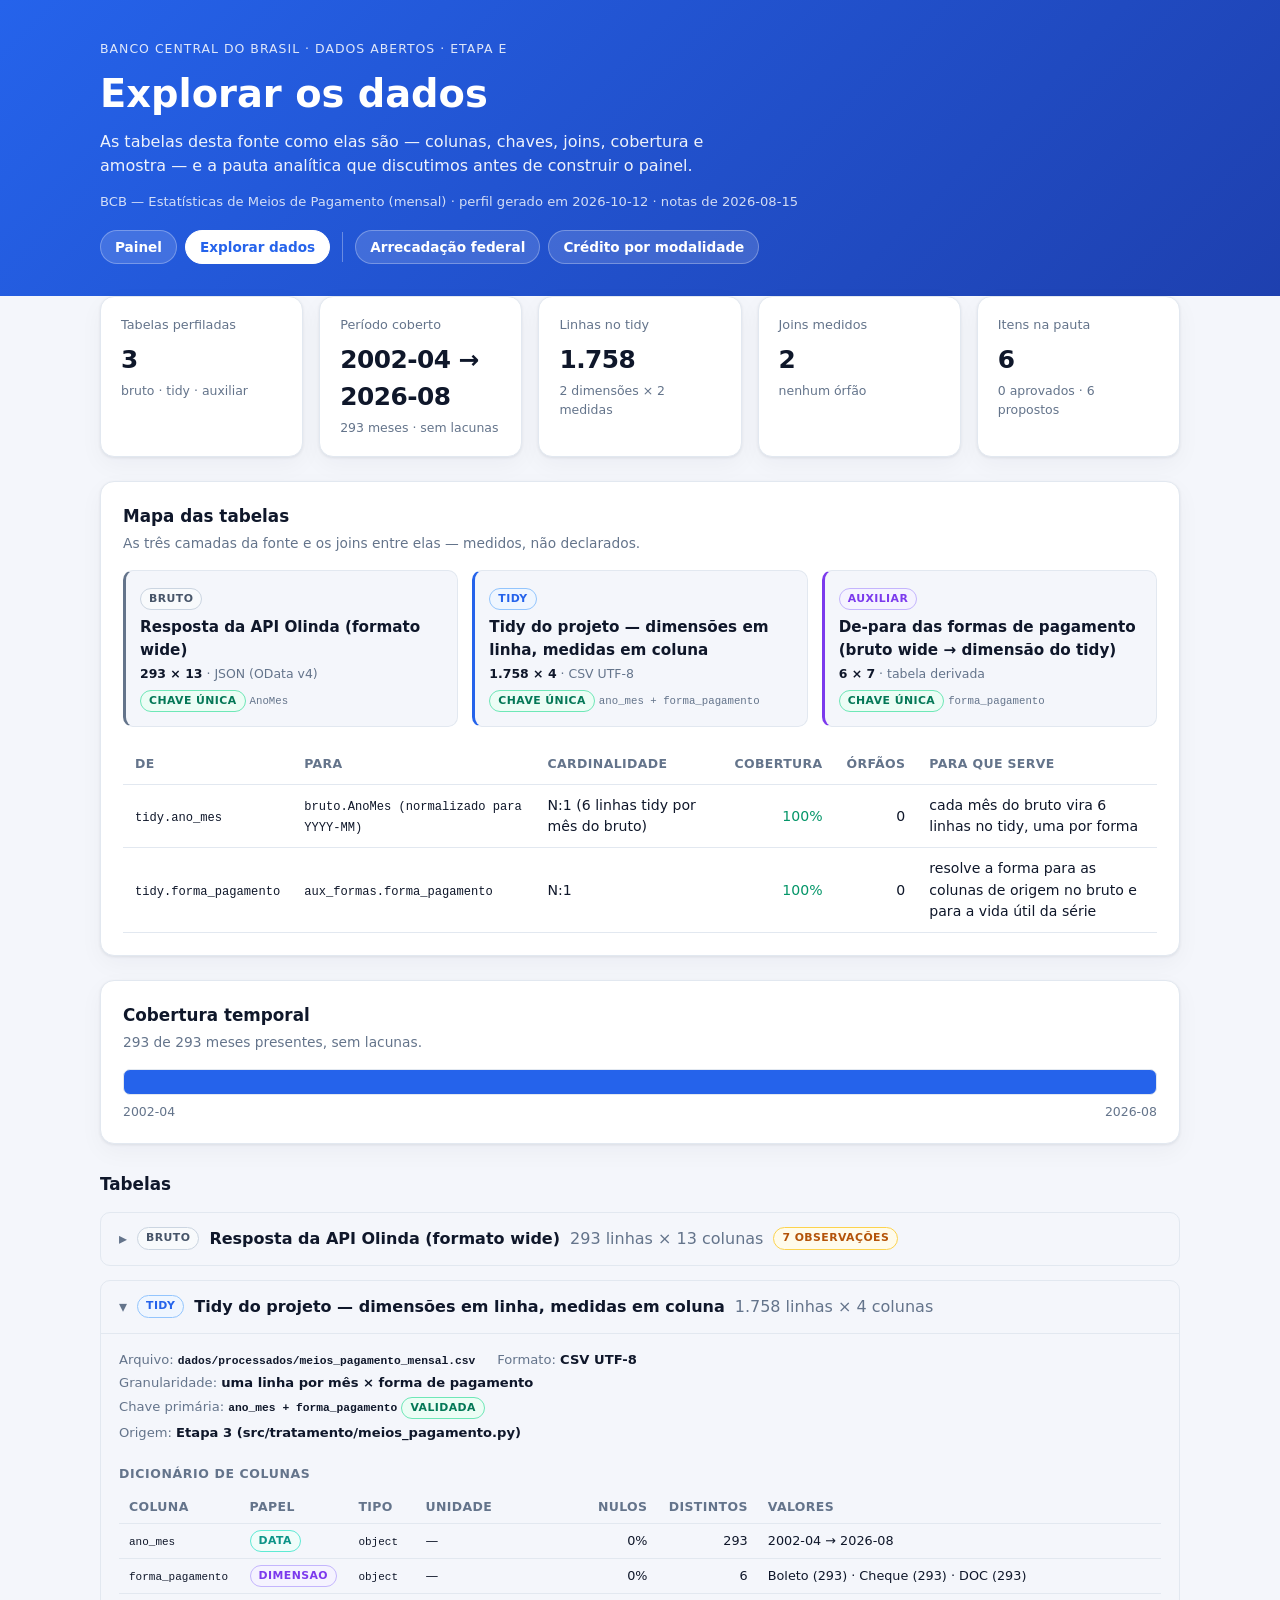
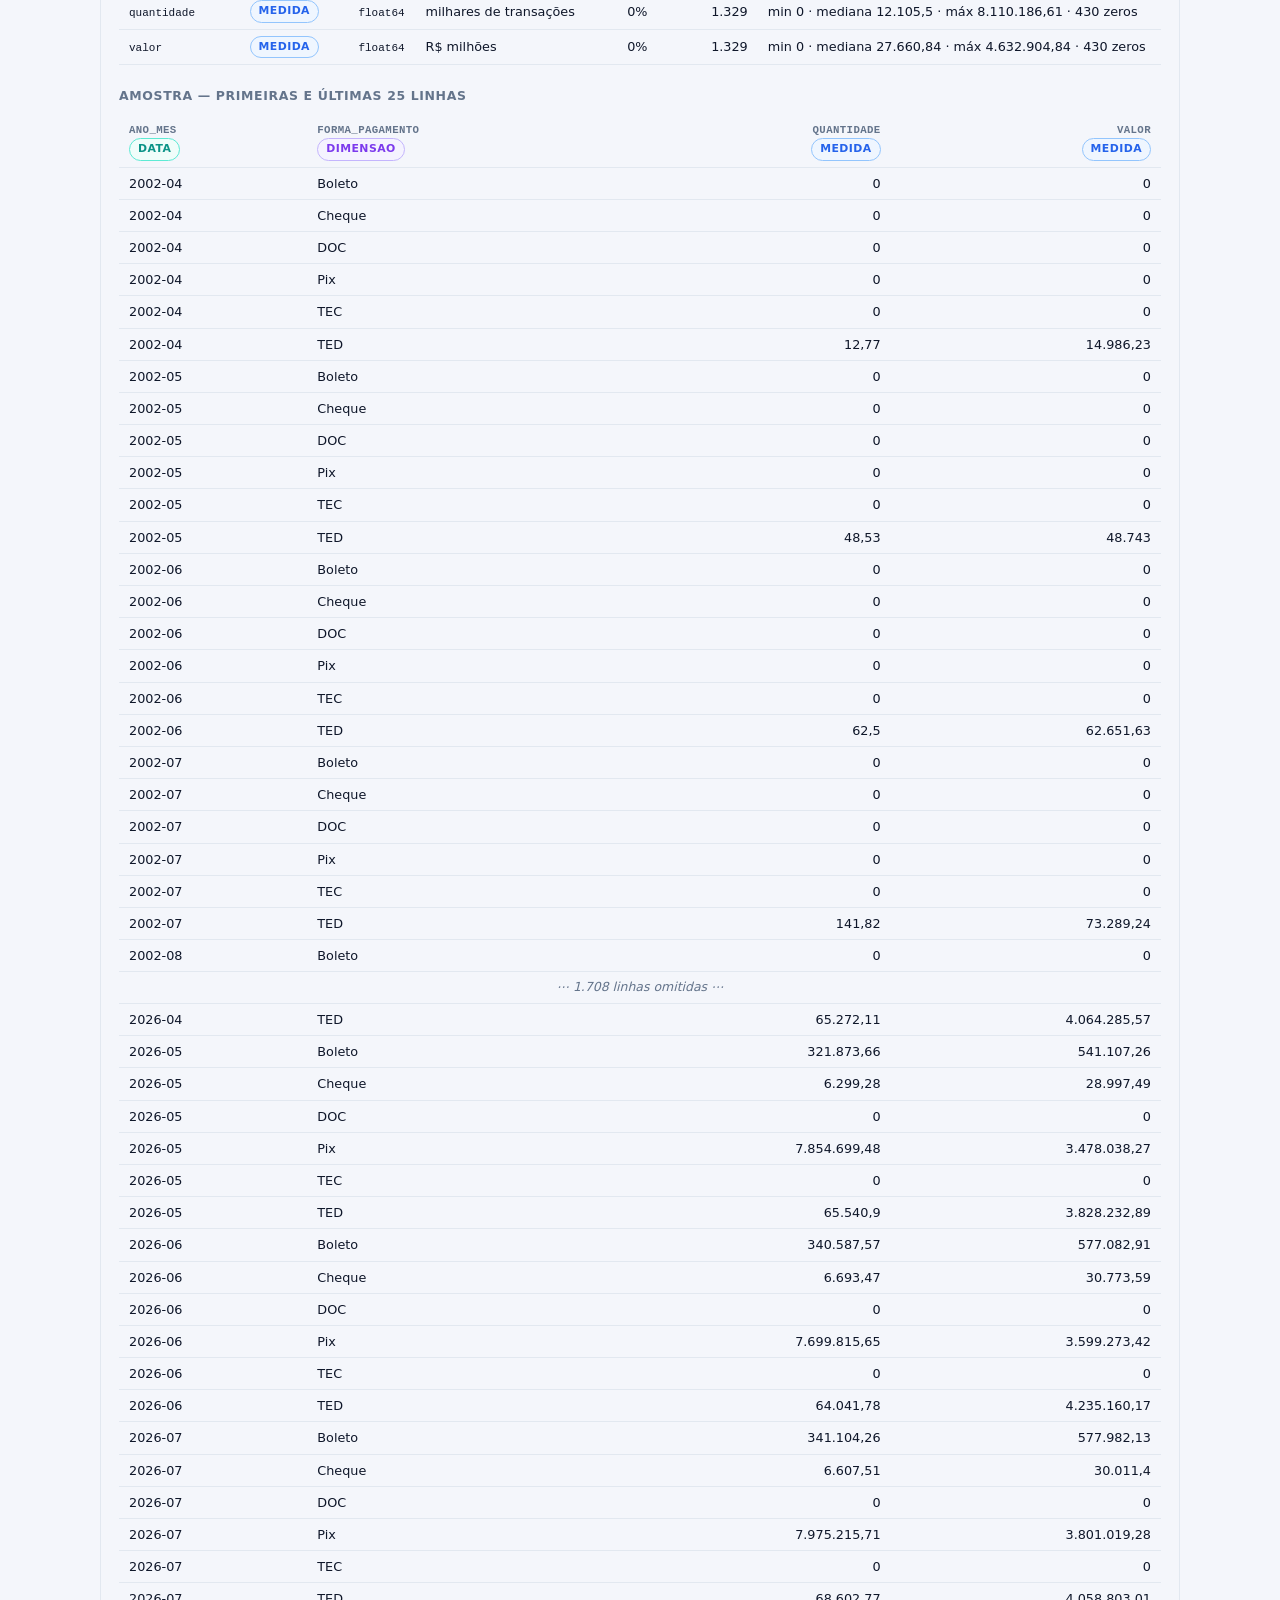
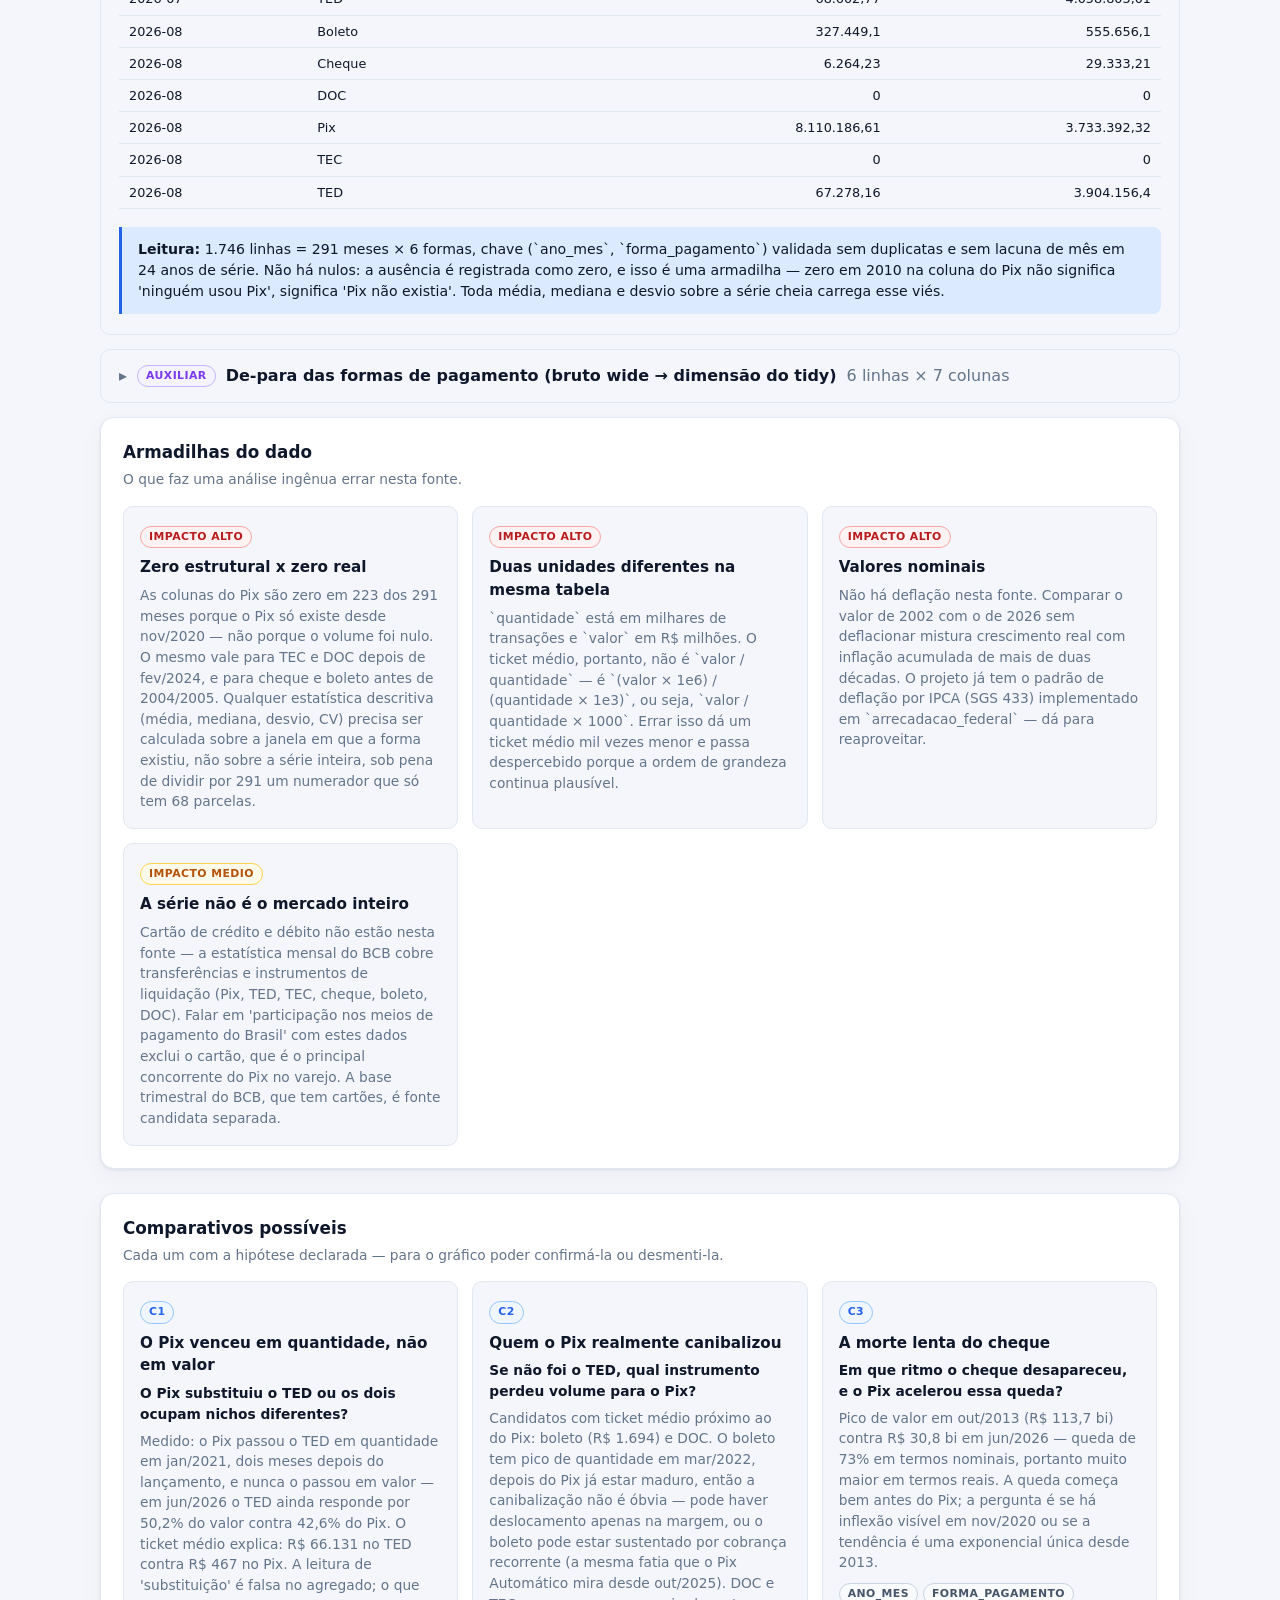
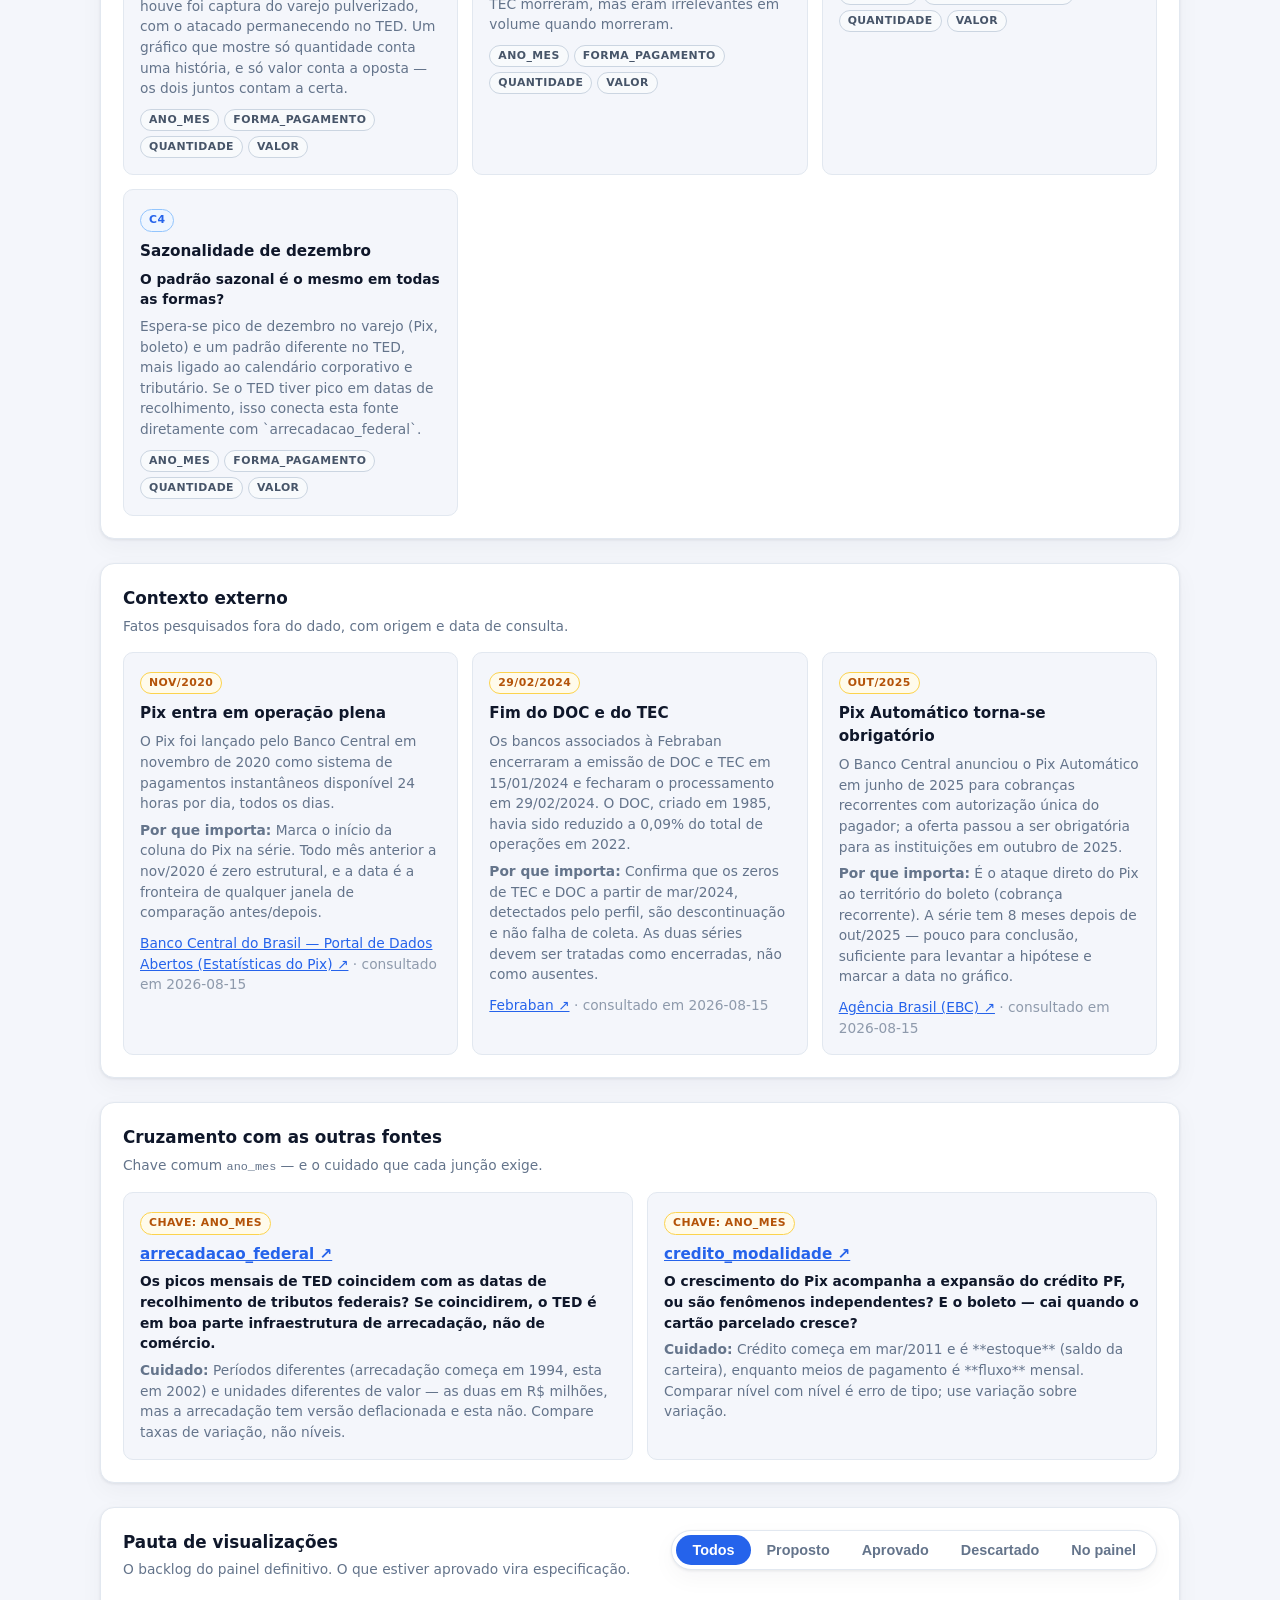
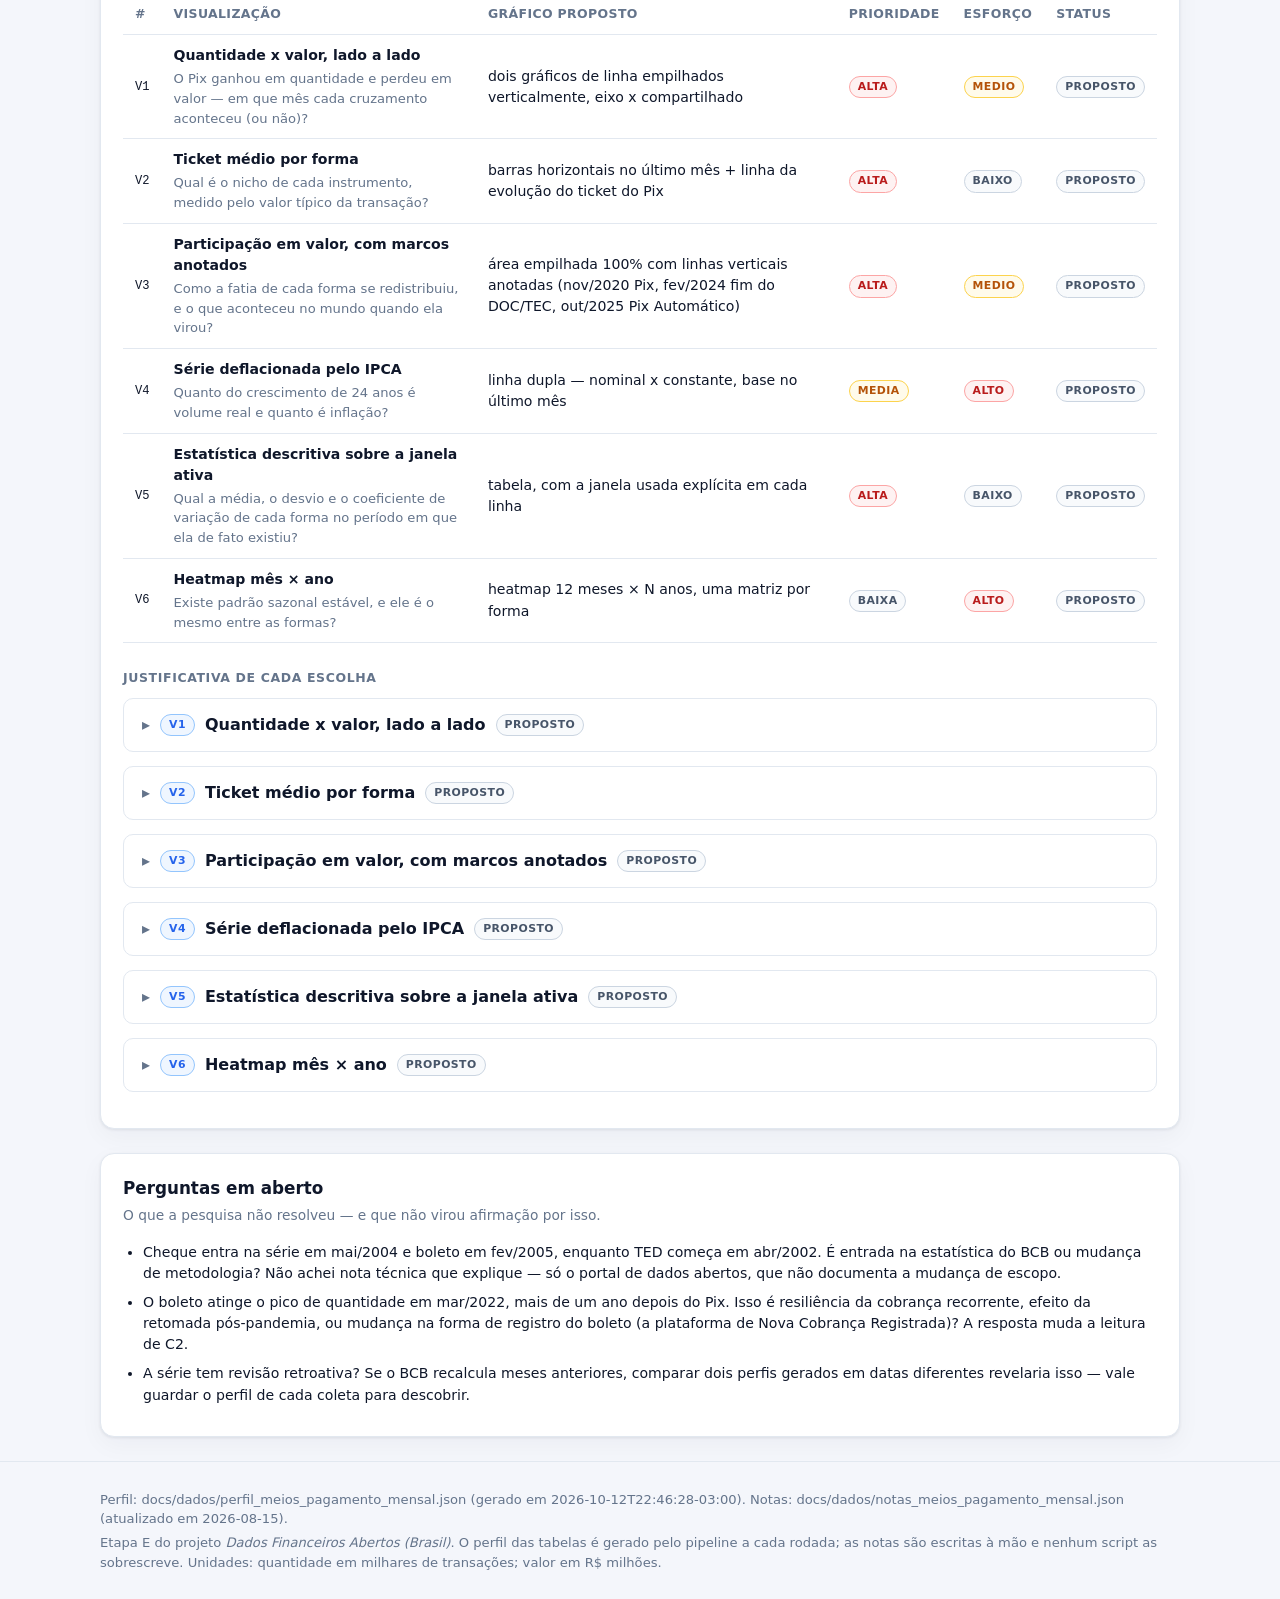
<file: docs/explorar.html>
<!DOCTYPE html>
<html lang="pt-BR">
<head>
  <meta charset="UTF-8" />
  <meta name="viewport" content="width=device-width, initial-scale=1.0" />
  <title>Meios de Pagamento — Explorar os dados</title>
  <link rel="stylesheet" href="css/estilo.css?v=7cbbf1c8" />
  <script>window.goatcounter = { path: (p) => "/fonte-meios-pagamento" + p };</script>
  <script data-goatcounter="https://gfvdata.goatcounter.com/count" async src="//gc.zgo.at/count.js"></script>
</head>
<body data-slug="meios_pagamento_mensal">
  <header class="cabecalho">
    <div class="conteiner">
      <p class="sobrelinha">Banco Central do Brasil · Dados Abertos · Etapa E</p>
      <h1>Explorar os dados</h1>
      <p class="subtitulo">As tabelas desta fonte como elas são — colunas, chaves, joins,
        cobertura e amostra — e a pauta analítica que discutimos antes de construir o painel.</p>
      <p class="meta-info" id="meta-info">Carregando…</p>
      <nav class="nav-paineis" aria-label="Painéis do projeto">
        <a href="index.html">Painel</a>
        <a href="explorar.html" aria-current="page">Explorar dados</a>
        <span class="nav-sep"></span>
        <a href="https://gfvdata-web.github.io/fonte-arrecadacao-federal/">Arrecadação federal</a>
        <a href="https://creditomodalidade.gfvdata.com/">Crédito por modalidade</a>
      </nav>
    </div>
  </header>

  <main class="conteiner">
    <div id="erro" hidden></div>

    <section class="kpis" id="resumo" aria-label="Resumo da fonte"></section>

    <section class="cartao" id="sec-mapa" hidden>
      <h2>Mapa das tabelas</h2>
      <p class="cartao-desc">As três camadas da fonte e os joins entre elas — medidos, não declarados.</p>
      <div class="mapa-tabelas" id="mapa"></div>
      <div class="tabela-wrap">
        <table class="tabela" id="tabela-relacionamentos">
          <thead>
            <tr>
              <th>De</th><th>Para</th><th>Cardinalidade</th>
              <th class="num">Cobertura</th><th class="num">Órfãos</th><th>Para que serve</th>
            </tr>
          </thead>
          <tbody></tbody>
        </table>
      </div>
    </section>

    <section class="cartao" id="sec-cobertura" hidden>
      <h2>Cobertura temporal</h2>
      <p class="cartao-desc" id="cobertura-desc"></p>
      <div class="barra-cobertura" id="barra-cobertura"></div>
      <div class="cobertura-extremos"><span id="cob-inicio"></span><span id="cob-fim"></span></div>
    </section>

    <section id="sec-tabelas">
      <h2 style="margin:28px 0 14px;font-size:1.05rem;">Tabelas</h2>
      <div id="tabelas"></div>
    </section>

    <section class="cartao" id="sec-armadilhas" hidden>
      <h2>Armadilhas do dado</h2>
      <p class="cartao-desc">O que faz uma análise ingênua errar nesta fonte.</p>
      <div class="grade-cartoes" id="armadilhas"></div>
    </section>

    <section class="cartao" id="sec-comparativos" hidden>
      <h2>Comparativos possíveis</h2>
      <p class="cartao-desc">Cada um com a hipótese declarada — para o gráfico poder confirmá-la ou desmenti-la.</p>
      <div class="grade-cartoes" id="comparativos"></div>
    </section>

    <section class="cartao" id="sec-contexto" hidden>
      <h2>Contexto externo</h2>
      <p class="cartao-desc">Fatos pesquisados fora do dado, com origem e data de consulta.</p>
      <div class="grade-cartoes" id="contexto"></div>
    </section>

    <section class="cartao" id="sec-cruzamentos" hidden>
      <h2>Cruzamento com as outras fontes</h2>
      <p class="cartao-desc">Chave comum <span class="mono">ano_mes</span> — e o cuidado que cada junção exige.</p>
      <div class="grade-cartoes" id="cruzamentos"></div>
    </section>

    <section class="cartao" id="sec-pauta" hidden>
      <div class="cartao-cabecalho">
        <div class="cartao-titulo">
          <h2>Pauta de visualizações</h2>
          <p class="cartao-desc">O backlog do painel definitivo. O que estiver aprovado vira especificação.</p>
        </div>
        <div class="alternador" id="filtro-pauta" role="tablist" aria-label="Filtrar por status">
          <button class="alt-btn ativo" data-status="todos" role="tab">Todos</button>
          <button class="alt-btn" data-status="proposto" role="tab">Proposto</button>
          <button class="alt-btn" data-status="aprovado" role="tab">Aprovado</button>
          <button class="alt-btn" data-status="descartado" role="tab">Descartado</button>
          <button class="alt-btn" data-status="no_painel" role="tab">No painel</button>
        </div>
      </div>
      <div class="tabela-wrap">
        <table class="tabela" id="tabela-pauta">
          <thead>
            <tr>
              <th>#</th><th>Visualização</th><th>Gráfico proposto</th>
              <th>Prioridade</th><th>Esforço</th><th>Status</th>
            </tr>
          </thead>
          <tbody></tbody>
        </table>
      </div>
      <div id="pauta-justificativas"></div>
    </section>

    <section class="cartao" id="sec-perguntas" hidden>
      <h2>Perguntas em aberto</h2>
      <p class="cartao-desc">O que a pesquisa não resolveu — e que não virou afirmação por isso.</p>
      <ul class="lista-simples" id="perguntas"></ul>
    </section>
  </main>

  <footer class="rodape">
    <div class="conteiner">
      <p id="rodape-perfil"></p>
      <p class="rodape-obs">Etapa E do projeto <em>Dados Financeiros Abertos (Brasil)</em>.
        O perfil das tabelas é gerado pelo pipeline a cada rodada; as notas são escritas à mão e
        nenhum script as sobrescreve. Unidades: quantidade em milhares de transações;
        valor em R$ milhões.</p>
    </div>
  </footer>

  <script src="js/explorar.js?v=fb336f16"></script>
</body>
</html>
</file>
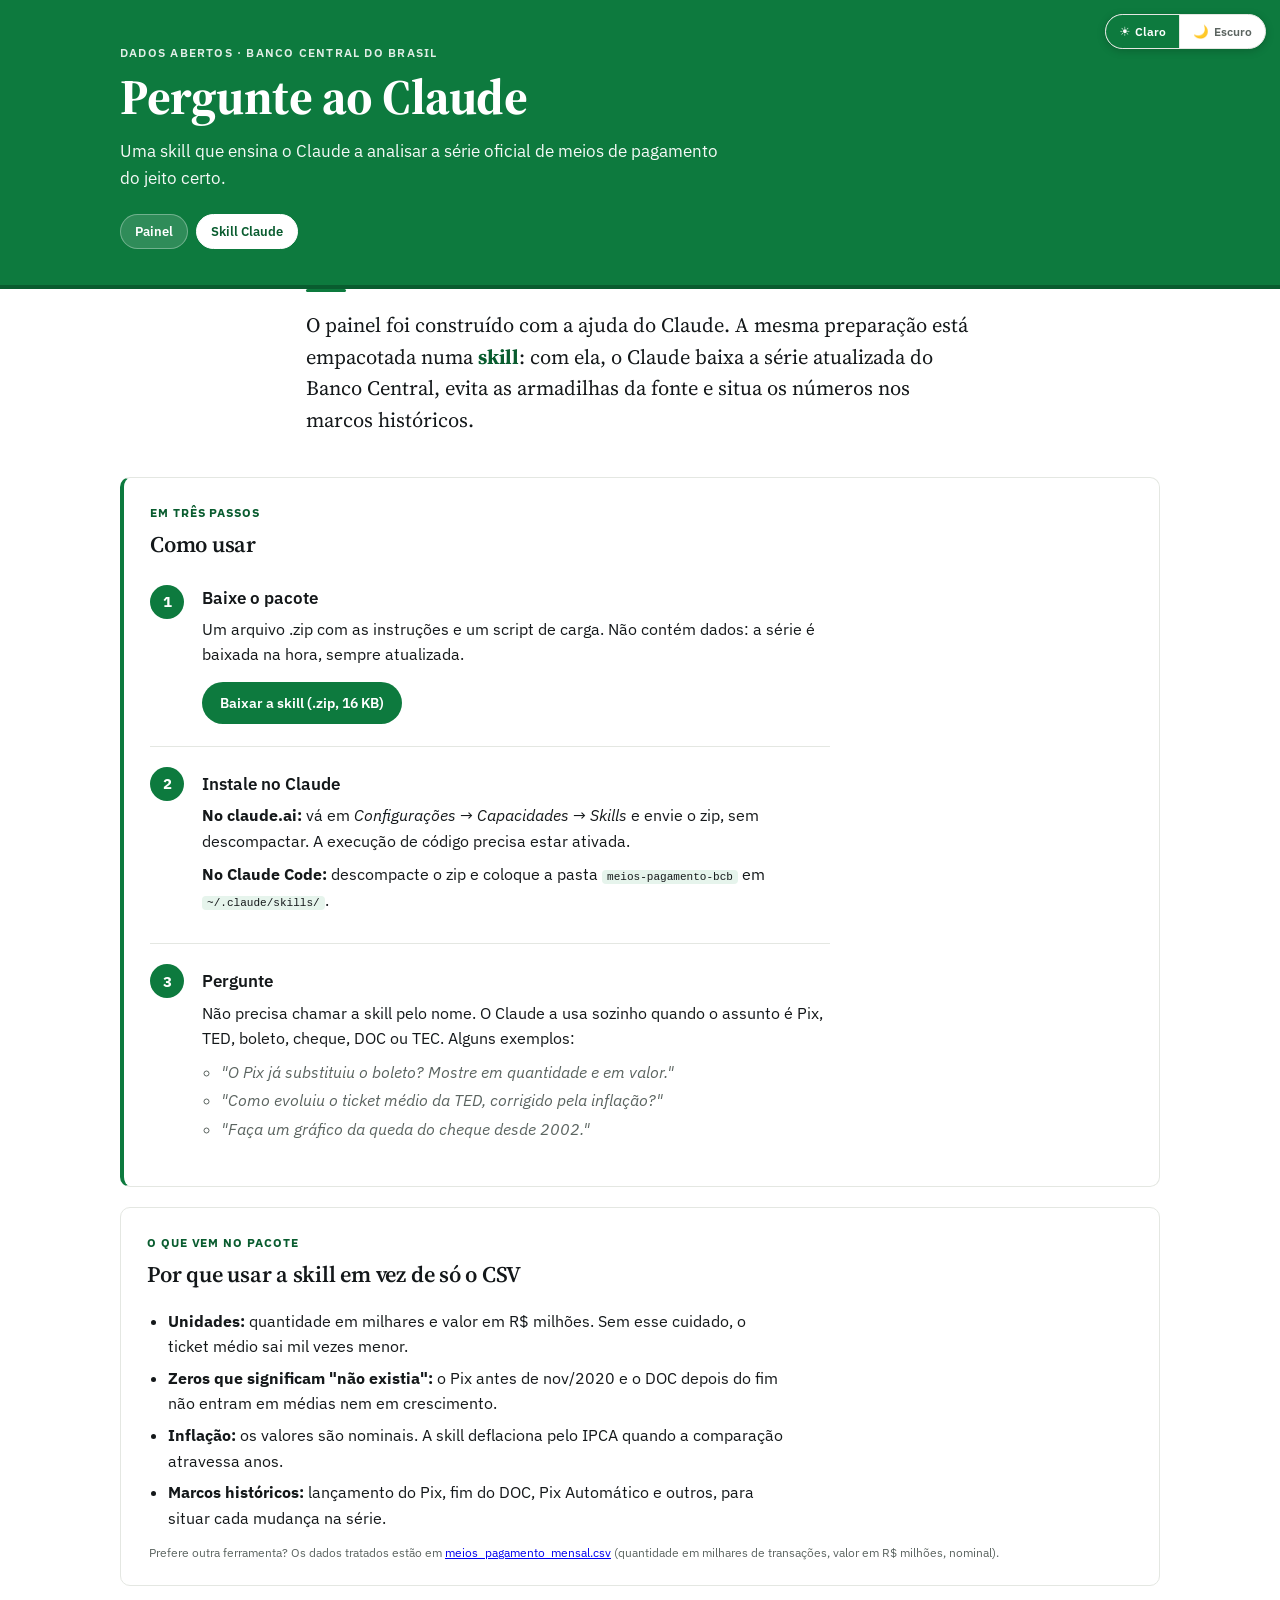
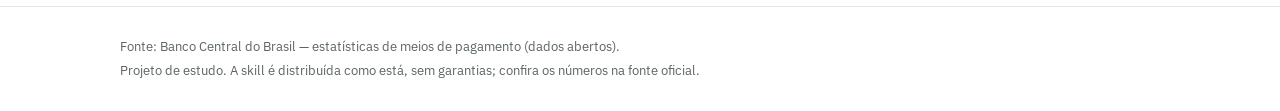
<file: docs/skill.html>
<!DOCTYPE html>
<html lang="pt-BR">
<head>
  <meta charset="UTF-8" />
  <meta name="viewport" content="width=device-width, initial-scale=1.0" />
  <title>Skill Claude · Meios de Pagamento no Brasil</title>
  <link rel="preconnect" href="https://fonts.googleapis.com" />
  <link rel="preconnect" href="https://fonts.gstatic.com" crossorigin />
  <link href="https://fonts.googleapis.com/css2?family=Source+Serif+4:opsz,wght@8..60,400;8..60,600;8..60,700&family=IBM+Plex+Sans:wght@400;500;600;700&display=swap" rel="stylesheet" />
  <link rel="stylesheet" href="css/estilo-v2.css?v=21d447e8" />
  <script>try{var t=localStorage.getItem("tema-v2");if(t==="dark"||t==="light")document.documentElement.setAttribute("data-theme",t);}catch(e){}</script>
  <script>window.goatcounter = { path: (p) => "/fonte-meios-pagamento" + p };</script>
  <script data-goatcounter="https://gfvdata.goatcounter.com/count" async src="//gc.zgo.at/count.js"></script>
</head>
<body>
  <div class="tema-switch-v2" id="tema-switch-v2" role="group" aria-label="Tema da página">
    <button type="button" class="tema-switch-v2__btn" data-tema="light" aria-pressed="false">
      <span aria-hidden="true">☀️</span><span class="tema-switch-v2__label">Claro</span>
    </button>
    <button type="button" class="tema-switch-v2__btn" data-tema="dark" aria-pressed="false">
      <span aria-hidden="true">🌙</span><span class="tema-switch-v2__label">Escuro</span>
    </button>
  </div>

  <header class="cabecalho-v2">
    <div class="conteiner">
      <p class="sobrelinha">Dados Abertos · Banco Central do Brasil</p>
      <h1>Pergunte ao Claude</h1>
      <p class="subtitulo">Uma skill que ensina o Claude a analisar a série oficial de meios de pagamento do jeito certo.</p>
      <nav class="nav-paineis" aria-label="Páginas do projeto">
        <a href="index.html">Painel</a>
        <a href="skill.html" aria-current="page">Skill Claude</a>
      </nav>
    </div>
  </header>

  <main class="conteiner">

    <section class="narrativa narrativa-abertura">
      <p>O painel foi construído com a ajuda do Claude. A mesma preparação está empacotada numa <strong>skill</strong>: com ela, o Claude baixa a série atualizada do Banco Central, evita as armadilhas da fonte e situa os números nos marcos históricos.</p>
    </section>

    <article class="cartao-v2 cartao-ia">
      <p class="rotulo-secao">Em três passos</p>
      <h2>Como usar</h2>

      <ol class="passos-skill">
        <li>
          <h3>Baixe o pacote</h3>
          <p>Um arquivo .zip com as instruções e um script de carga. Não contém dados: a série é baixada na hora, sempre atualizada.</p>
          <a class="botao-download" href="skill/meios-pagamento-bcb.zip" download>Baixar a skill (.zip, 16 KB)</a>
        </li>
        <li>
          <h3>Instale no Claude</h3>
          <p><strong>No claude.ai:</strong> vá em <em>Configurações → Capacidades → Skills</em> e envie o zip, sem descompactar. A execução de código precisa estar ativada.</p>
          <p><strong>No Claude Code:</strong> descompacte o zip e coloque a pasta <code>meios-pagamento-bcb</code> em <code>~/.claude/skills/</code>.</p>
        </li>
        <li>
          <h3>Pergunte</h3>
          <p>Não precisa chamar a skill pelo nome. O Claude a usa sozinho quando o assunto é Pix, TED, boleto, cheque, DOC ou TEC. Alguns exemplos:</p>
          <ul class="exemplos-skill">
            <li>"O Pix já substituiu o boleto? Mostre em quantidade e em valor."</li>
            <li>"Como evoluiu o ticket médio da TED, corrigido pela inflação?"</li>
            <li>"Faça um gráfico da queda do cheque desde 2002."</li>
          </ul>
        </li>
      </ol>
    </article>

    <article class="cartao-v2">
      <p class="rotulo-secao">O que vem no pacote</p>
      <h2>Por que usar a skill em vez de só o CSV</h2>
      <ul class="passos-ia">
        <li><strong>Unidades:</strong> quantidade em milhares e valor em R$ milhões. Sem esse cuidado, o ticket médio sai mil vezes menor.</li>
        <li><strong>Zeros que significam "não existia":</strong> o Pix antes de nov/2020 e o DOC depois do fim não entram em médias nem em crescimento.</li>
        <li><strong>Inflação:</strong> os valores são nominais. A skill deflaciona pelo IPCA quando a comparação atravessa anos.</li>
        <li><strong>Marcos históricos:</strong> lançamento do Pix, fim do DOC, Pix Automático e outros, para situar cada mudança na série.</li>
      </ul>
      <p class="legenda-nota">Prefere outra ferramenta? Os dados tratados estão em <a href="dados/meios_pagamento_mensal.csv" download>meios_pagamento_mensal.csv</a> (quantidade em milhares de transações, valor em R$ milhões, nominal).</p>
    </article>

  </main>

  <footer class="rodape-v2">
    <div class="conteiner">
      <p>Fonte: Banco Central do Brasil — estatísticas de meios de pagamento (dados abertos).</p>
      <p class="rodape-obs">Projeto de estudo. A skill é distribuída como está, sem garantias; confira os números na fonte oficial.</p>
    </div>
  </footer>

  <script>
    (function () {
      var raiz = document.documentElement;
      var midia = window.matchMedia("(prefers-color-scheme: dark)");
      function efetivo() {
        var attr = raiz.getAttribute("data-theme");
        return attr === "dark" || attr === "light" ? attr : (midia.matches ? "dark" : "light");
      }
      function sincronizar() {
        var tema = efetivo();
        document.querySelectorAll("#tema-switch-v2 .tema-switch-v2__btn").forEach(function (botao) {
          var ativo = botao.dataset.tema === tema;
          botao.classList.toggle("tema-switch-v2__btn--ativo", ativo);
          botao.setAttribute("aria-pressed", ativo ? "true" : "false");
        });
      }
      document.querySelectorAll("#tema-switch-v2 .tema-switch-v2__btn").forEach(function (botao) {
        botao.addEventListener("click", function () {
          raiz.setAttribute("data-theme", botao.dataset.tema);
          try { localStorage.setItem("tema-v2", botao.dataset.tema); } catch (e) { /* storage bloqueado */ }
          sincronizar();
        });
      });
      midia.addEventListener("change", function () { if (!raiz.getAttribute("data-theme")) sincronizar(); });
      sincronizar();
    })();
  </script>
</body>
</html>
</file>
<file: docs/css/estilo.css>
/* ===== Painéis de dados financeiros abertos — Etapa 6 =====
   Folha compartilhada por todas as páginas (index.html, arrecadacao-federal.html). */
:root {
  --bg: #f4f6fb;
  --superficie: #ffffff;
  --borda: #e2e8f0;
  --texto: #0f172a;
  --texto-suave: #64748b;
  --acento: #2563eb;
  --acento-suave: #dbeafe;
  --positivo: #059669;
  --negativo: #dc2626;
  --sombra: 0 1px 3px rgba(15, 23, 42, .08), 0 8px 24px rgba(15, 23, 42, .04);
  --raio: 14px;

  /* Paleta categórica das formas de pagamento */
  --c-pix: #0ea5a4;
  --c-ted: #2563eb;
  --c-boleto: #f59e0b;
  --c-cheque: #8b5cf6;
  --c-tec: #ec4899;
  --c-doc: #94a3b8;
}

@media (prefers-color-scheme: dark) {
  :root {
    --bg: #0b1120;
    --superficie: #131c31;
    --borda: #24304a;
    --texto: #e8edf7;
    --texto-suave: #93a1bd;
    --acento: #60a5fa;
    --acento-suave: #1e3a5f;
    --sombra: 0 1px 3px rgba(0, 0, 0, .3), 0 8px 24px rgba(0, 0, 0, .25);
  }
}

* { box-sizing: border-box; }

body {
  margin: 0;
  font-family: system-ui, -apple-system, "Segoe UI", Roboto, Helvetica, Arial, sans-serif;
  background: var(--bg);
  color: var(--texto);
  line-height: 1.5;
}

.conteiner { width: 100%; max-width: 1120px; margin: 0 auto; padding: 0 20px; }

/* Cabeçalho */
.cabecalho {
  background: linear-gradient(135deg, var(--acento), #1e40af);
  color: #fff;
  padding: 40px 0 32px;
}
.cabecalho .sobrelinha {
  text-transform: uppercase; letter-spacing: .08em; font-size: .78rem;
  opacity: .85; margin: 0 0 6px;
}
.cabecalho h1 { margin: 0; font-size: clamp(1.6rem, 4vw, 2.4rem); font-weight: 700; }
.cabecalho .subtitulo { margin: 8px 0 0; opacity: .92; max-width: 60ch; }
.cabecalho .meta-info { margin: 14px 0 0; font-size: .82rem; opacity: .8; }

/* Navegação entre os painéis */
.nav-paineis { display: flex; flex-wrap: wrap; gap: 8px; margin: 18px 0 0; }
.nav-paineis a {
  color: #fff; text-decoration: none; font-size: .85rem; font-weight: 600;
  padding: 6px 14px; border-radius: 999px;
  background: rgba(255, 255, 255, .14); border: 1px solid rgba(255, 255, 255, .28);
  transition: background .15s ease;
}
.nav-paineis a:hover { background: rgba(255, 255, 255, .26); }
.nav-paineis a[aria-current="page"] { background: #fff; color: var(--acento); border-color: #fff; }

main { padding: 24px 0 48px; }

/* Controles */
.controles { display: flex; align-items: center; gap: 12px; margin: 8px 0 20px; flex-wrap: wrap; }
.controles + .controles { margin-top: -8px; }
.controles-rotulo { color: var(--texto-suave); font-size: .9rem; font-weight: 500; }
.alternador {
  display: inline-flex; background: var(--superficie);
  border: 1px solid var(--borda); border-radius: 999px; padding: 4px; box-shadow: var(--sombra);
}
.alt-btn {
  border: 0; background: transparent; color: var(--texto-suave);
  padding: 7px 16px; border-radius: 999px; cursor: pointer; font-size: .9rem; font-weight: 600;
  transition: all .15s ease;
}
.alt-btn.ativo { background: var(--acento); color: #fff; }

/* KPIs */
.kpis {
  display: grid; grid-template-columns: repeat(auto-fit, minmax(190px, 1fr));
  gap: 16px; margin-bottom: 24px;
}
.kpi {
  background: var(--superficie); border: 1px solid var(--borda);
  border-radius: var(--raio); padding: 18px 20px; box-shadow: var(--sombra);
}
.kpi .rotulo { font-size: .8rem; color: var(--texto-suave); margin: 0 0 6px; }
.kpi .valor { font-size: 1.55rem; font-weight: 700; margin: 0; letter-spacing: -.02em; }
.kpi .apoio { font-size: .78rem; color: var(--texto-suave); margin: 4px 0 0; }
.kpi .apoio.pos { color: var(--positivo); }
.kpi .apoio.neg { color: var(--negativo); }

/* Cartões e gráficos */
.cartao {
  background: var(--superficie); border: 1px solid var(--borda);
  border-radius: var(--raio); padding: 22px; box-shadow: var(--sombra); margin-bottom: 24px;
}
.cartao h2 { margin: 0; font-size: 1.05rem; }
.cartao-desc { margin: 4px 0 16px; color: var(--texto-suave); font-size: .86rem; }

/* Cabeçalho de cartão com filtro de período */
.cartao-cabecalho {
  display: flex; justify-content: space-between; align-items: flex-start;
  gap: 16px; flex-wrap: wrap; margin-bottom: 16px;
}
.cartao-titulo { min-width: 0; flex: 1 1 260px; }
.cartao-cabecalho .cartao-desc { margin: 4px 0 0; }
.filtro-periodo { display: flex; gap: 10px; flex-shrink: 0; }
.filtro-campo {
  display: flex; flex-direction: column; gap: 4px;
  font-size: .7rem; font-weight: 600; color: var(--texto-suave);
  text-transform: uppercase; letter-spacing: .04em;
}
.sel-mes {
  font: inherit; font-size: .85rem; font-weight: 500;
  text-transform: none; letter-spacing: normal;
  color: var(--texto); background: var(--bg);
  border: 1px solid var(--borda); border-radius: 8px;
  padding: 6px 10px; cursor: pointer; min-width: 92px;
}
.sel-mes:hover { border-color: var(--acento); }
.sel-mes:focus-visible { outline: 2px solid var(--acento); outline-offset: 1px; }
.graficos {
  display: grid; grid-template-columns: 2fr 1fr; gap: 24px; margin-bottom: 24px;
}
.graficos .cartao { margin-bottom: 0; }
.canvas-wrap { position: relative; height: 340px; }
.grafico-grande .canvas-wrap { height: 360px; }
/* Barras horizontais com muitas categorias (ex.: taxa por modalidade de crédito). */
.canvas-alto { height: 480px; }

/* Tabelas */
.tabela-wrap { overflow-x: auto; }
.tabela { width: 100%; border-collapse: collapse; font-size: .88rem; min-width: 560px; }
.tabela th, .tabela td { padding: 10px 12px; text-align: left; border-bottom: 1px solid var(--borda); }
.tabela th { color: var(--texto-suave); font-weight: 600; font-size: .78rem; text-transform: uppercase; letter-spacing: .03em; }
.tabela td.num, .tabela th.num { text-align: right; font-variant-numeric: tabular-nums; }
.tabela tbody tr:hover { background: var(--acento-suave); }
.pilula { display: inline-flex; align-items: center; gap: 7px; font-weight: 600; }
.ponto { width: 10px; height: 10px; border-radius: 50%; display: inline-block; }
.pos { color: var(--positivo); }
.neg { color: var(--negativo); }
.nulo { color: var(--texto-suave); }

/* Rodapé */
.rodape { border-top: 1px solid var(--borda); padding: 24px 0; color: var(--texto-suave); font-size: .82rem; }
.rodape p { margin: 4px 0; }

@media (max-width: 760px) {
  .graficos { grid-template-columns: 1fr; }
}

/* ===== Etapa E — página de exploração =====
   Anexado ao fim de propósito: nada acima desta linha é editado pela Etapa E. */

.nav-sep {
  width: 1px; align-self: stretch; margin: 2px 4px;
  background: rgba(255, 255, 255, .32);
}

/* Selos ---------------------------------------------------------------- */
.selo {
  display: inline-block; font-size: .68rem; font-weight: 700;
  letter-spacing: .04em; text-transform: uppercase;
  padding: 2px 8px; border-radius: 999px; white-space: nowrap;
  border: 1px solid var(--borda); background: var(--bg); color: var(--texto-suave);
}
.selo-medida       { color: #2563eb; border-color: #93c5fd; background: #eff6ff; }
.selo-dimensao     { color: #7c3aed; border-color: #c4b5fd; background: #f5f3ff; }
.selo-data         { color: #0d9488; border-color: #5eead4; background: #f0fdfa; }
.selo-chave        { color: #b45309; border-color: #fcd34d; background: #fffbeb; }
.selo-texto        { color: #475569; border-color: #cbd5e1; background: #f8fafc; }
.selo-nao_declarado{ color: #b91c1c; border-color: #fca5a5; background: #fef2f2; }
.selo-ok           { color: #047857; border-color: #6ee7b7; background: #ecfdf5; }
.selo-erro         { color: #b91c1c; border-color: #fca5a5; background: #fef2f2; }

.selo-proposto  { color: #475569; border-color: #cbd5e1; background: #f8fafc; }
.selo-aprovado  { color: #047857; border-color: #6ee7b7; background: #ecfdf5; }
.selo-descartado{ color: #b91c1c; border-color: #fca5a5; background: #fef2f2; }
.selo-no_painel { color: #7c3aed; border-color: #c4b5fd; background: #f5f3ff; }

/* alto/medio/baixo = esforço e impacto; alta/media/baixa = prioridade da pauta (mesmas cores) */
.selo-alto, .selo-alta { color: #b91c1c; border-color: #fca5a5; background: #fef2f2; }
.selo-medio, .selo-media { color: #b45309; border-color: #fcd34d; background: #fffbeb; }
.selo-baixo, .selo-baixa { color: #475569; border-color: #cbd5e1; background: #f8fafc; }

@media (prefers-color-scheme: dark) {
  .selo-medida       { color: #93c5fd; border-color: #1e40af; background: #172554; }
  .selo-dimensao     { color: #c4b5fd; border-color: #5b21b6; background: #2e1065; }
  .selo-data         { color: #5eead4; border-color: #0f766e; background: #042f2e; }
  .selo-chave        { color: #fcd34d; border-color: #92400e; background: #2c1a05; }
  .selo-texto        { color: #cbd5e1; border-color: #334155; background: #1e293b; }
  .selo-nao_declarado{ color: #fca5a5; border-color: #991b1b; background: #2c0b0b; }
  .selo-ok           { color: #6ee7b7; border-color: #065f46; background: #052e26; }
  .selo-erro         { color: #fca5a5; border-color: #991b1b; background: #2c0b0b; }
  .selo-proposto     { color: #cbd5e1; border-color: #334155; background: #1e293b; }
  .selo-aprovado     { color: #6ee7b7; border-color: #065f46; background: #052e26; }
  .selo-descartado   { color: #fca5a5; border-color: #991b1b; background: #2c0b0b; }
  .selo-no_painel    { color: #c4b5fd; border-color: #5b21b6; background: #2e1065; }
  .selo-alto, .selo-alta { color: #fca5a5; border-color: #991b1b; background: #2c0b0b; }
  .selo-medio, .selo-media { color: #fcd34d; border-color: #92400e; background: #2c1a05; }
  .selo-baixo, .selo-baixa { color: #cbd5e1; border-color: #334155; background: #1e293b; }
}

/* Mapa das tabelas ------------------------------------------------------ */
.mapa-tabelas {
  display: grid; grid-template-columns: repeat(auto-fit, minmax(220px, 1fr));
  gap: 14px; margin-bottom: 18px;
}
.mapa-caixa {
  border: 1px solid var(--borda); border-radius: 10px; padding: 14px;
  background: var(--bg); border-left: 3px solid var(--acento);
}
.mapa-caixa.camada-bruto    { border-left-color: var(--texto-suave); }
.mapa-caixa.camada-tidy     { border-left-color: var(--acento); }
.mapa-caixa.camada-auxiliar { border-left-color: #7c3aed; }
.mapa-caixa h3 { margin: 6px 0 4px; font-size: .95rem; }
.mapa-caixa p  { margin: 0; font-size: .78rem; color: var(--texto-suave); }
.mapa-dim { font-variant-numeric: tabular-nums; font-weight: 600; color: var(--texto); }

/* Cobertura temporal ---------------------------------------------------- */
.barra-cobertura {
  display: flex; height: 26px; border-radius: 7px; overflow: hidden;
  border: 1px solid var(--borda); background: var(--acento); margin: 10px 0 8px;
}
.barra-cobertura .lacuna { background: var(--negativo); }
.cobertura-extremos {
  display: flex; justify-content: space-between;
  font-size: .78rem; color: var(--texto-suave); font-variant-numeric: tabular-nums;
}

/* Blocos de tabela ------------------------------------------------------ */
.bloco-tabela { border: 1px solid var(--borda); border-radius: 10px; margin-bottom: 14px; }
.bloco-tabela > summary {
  cursor: pointer; padding: 14px 18px; display: flex; align-items: center;
  gap: 10px; flex-wrap: wrap; font-weight: 600; list-style: none;
}
.bloco-tabela > summary::-webkit-details-marker { display: none; }
.bloco-tabela > summary::before { content: "▸"; color: var(--texto-suave); }
.bloco-tabela[open] > summary::before { content: "▾"; }
.bloco-tabela[open] > summary { border-bottom: 1px solid var(--borda); }
.bloco-corpo { padding: 16px 18px 20px; }
.bloco-corpo h4 {
  margin: 22px 0 8px; font-size: .78rem; text-transform: uppercase;
  letter-spacing: .05em; color: var(--texto-suave);
}
.bloco-corpo h4:first-child { margin-top: 0; }

.meta-linha {
  display: flex; flex-wrap: wrap; gap: 6px 22px;
  font-size: .82rem; color: var(--texto-suave); margin-bottom: 4px;
}
.meta-linha b { color: var(--texto); font-weight: 600; }
.mono { font-family: ui-monospace, "Cascadia Code", Consolas, monospace; font-size: .86em; }

.alertas { margin: 0; padding-left: 18px; font-size: .84rem; }
.alertas li { margin: 3px 0; color: var(--texto-suave); }
.alertas li::marker { color: var(--negativo); }

.tabela-densa { font-size: .8rem; min-width: 0; }
.tabela-densa th, .tabela-densa td { padding: 6px 10px; white-space: nowrap; }
.linha-omitida td {
  text-align: center; font-style: italic; font-size: .78rem;
  color: var(--texto-suave); background: var(--bg);
}
.nota-curada {
  border-left: 3px solid var(--acento); background: var(--acento-suave);
  padding: 12px 16px; border-radius: 0 8px 8px 0; font-size: .88rem; margin-top: 18px;
}
@media (prefers-color-scheme: dark) { .nota-curada { background: rgba(96, 165, 250, .1); } }

/* Cartões de conteúdo curado -------------------------------------------- */
.grade-cartoes {
  display: grid; grid-template-columns: repeat(auto-fit, minmax(280px, 1fr)); gap: 14px;
}
.mini-cartao {
  border: 1px solid var(--borda); border-radius: 10px; padding: 16px; background: var(--bg);
}
.mini-cartao h3 { margin: 8px 0 6px; font-size: .95rem; }
.mini-cartao p  { margin: 6px 0 0; font-size: .86rem; color: var(--texto-suave); }
.mini-cartao .pergunta { color: var(--texto); font-weight: 600; }
.mini-cartao a { color: var(--acento); }
.colunas-usadas { display: flex; flex-wrap: wrap; gap: 5px; margin-top: 10px; }

.lista-simples { margin: 0; padding-left: 20px; font-size: .88rem; }
.lista-simples li { margin: 8px 0; }

.pauta-descartado td { opacity: .55; }
.pauta-descartado .pauta-titulo { text-decoration: line-through; }
.pauta-titulo { font-weight: 600; }
.pauta-pergunta { display: block; font-size: .82rem; color: var(--texto-suave); margin-top: 3px; }

.aviso {
  border: 1px solid var(--borda); border-left: 3px solid var(--negativo);
  border-radius: 0 8px 8px 0; padding: 14px 16px; background: var(--superficie);
  font-size: .88rem;
}

/* ===== Switch temporário v1/v2 ===== */
.switch-versao {
  position: fixed; top: 14px; left: 14px; z-index: 50;
  background: #0f172a; color: #fff; text-decoration: none;
  font-size: .78rem; font-weight: 600; letter-spacing: .01em;
  padding: 8px 14px; border-radius: 999px; box-shadow: 0 4px 14px rgba(0,0,0,.18);
  transition: transform .15s ease, background .15s ease;
}
.switch-versao:hover { background: #1e293b; transform: translateY(-1px); }
@media (max-width: 560px) {
  .switch-versao { top: auto; bottom: 14px; left: 14px; }
}
</file>
<file: docs/css/estilo-v2.css>
/* ===== Meios de Pagamento — painel =====
   Tema editorial: header verde-bandeira, fundo branco, serifada nos títulos/narrativa,
   sans nos números/UI. Paleta categórica por forma de pagamento (validada para
   contraste e daltonismo — ver dataviz skill) vive só em js/app-v2.js (objeto CORES),
   já que é sempre aplicada via JS nos gráficos e pílulas. */
:root {
  color-scheme: light;
  --bg: #ffffff;
  --superficie: #ffffff;
  --borda: #e4e7e2;
  --borda-forte: #14181a;
  --texto: #14181a;
  --texto-suave: #5b6460;
  --verde: #0d7a3e;
  --verde-escuro: #095c2f;
  --verde-suave: #e6f4ec;
  --positivo: #0d7a3e;
  --negativo: #b3261e;
  --raio: 10px;

  --c-pix: #2a78d6;
  --c-ted: #eb6834;
  --c-boleto: #1baf7a;
  --c-cheque: #eda100;
  --c-tec: #e87ba4;
  --c-doc: #4a3aa7;
}

/* Tokens do tema escuro — aplicados pela preferência do sistema (a menos que o
   usuário force o claro com data-theme="light") ou pela escolha explícita
   data-theme="dark" (ver .tema-switch-v2 / js/app-v2.js). */
@media (prefers-color-scheme: dark) {
  :root:not([data-theme="light"]) {
    color-scheme: dark;
    --bg: #121513;
    --superficie: #191d1a;
    --borda: #2c322d;
    --borda-forte: #e8ece9;
    --texto: #e8ece9;
    --texto-suave: #a6ada7;
    --verde: #3fae72;
    --verde-escuro: #6ec99a;
    --verde-suave: #16281e;

    --c-pix: #3987e5;
    --c-ted: #d95926;
    --c-boleto: #199e70;
    --c-cheque: #c98500;
    --c-tec: #d55181;
    --c-doc: #9085e9;
  }
}

:root[data-theme="dark"] {
  color-scheme: dark;
  --bg: #121513;
  --superficie: #191d1a;
  --borda: #2c322d;
  --borda-forte: #e8ece9;
  --texto: #e8ece9;
  --texto-suave: #a6ada7;
  --verde: #3fae72;
  --verde-escuro: #6ec99a;
  --verde-suave: #16281e;

  --c-pix: #3987e5;
  --c-ted: #d95926;
  --c-boleto: #199e70;
  --c-cheque: #c98500;
  --c-tec: #d55181;
  --c-doc: #9085e9;
}

* { box-sizing: border-box; }

body {
  margin: 0;
  font-family: "IBM Plex Sans", system-ui, -apple-system, "Segoe UI", Roboto, Helvetica, Arial, sans-serif;
  background: var(--bg);
  color: var(--texto);
  line-height: 1.55;
}

h1, h2, .fonte-editorial { font-family: "Source Serif 4", Georgia, "Times New Roman", serif; }

.conteiner { width: 100%; max-width: 1080px; margin: 0 auto; padding: 0 20px; }

/* ---------- Cabeçalho ---------- */
.cabecalho-v2 {
  background: var(--verde);
  color: #fff;
  padding: 44px 0 36px;
  border-bottom: 4px solid var(--verde-escuro);
}
.cabecalho-v2 .sobrelinha {
  text-transform: uppercase; letter-spacing: .1em; font-size: .76rem;
  opacity: .88; margin: 0 0 8px; font-weight: 600;
}
.cabecalho-v2 h1 {
  margin: 0; font-size: clamp(2rem, 5vw, 3.1rem); font-weight: 700;
  line-height: 1.08; letter-spacing: -.01em;
}
.cabecalho-v2 .subtitulo {
  margin: 14px 0 0; opacity: .96; max-width: 62ch;
  font-size: 1.05rem; line-height: 1.6;
}
.cabecalho-v2 .nav-paineis { display: flex; flex-wrap: wrap; gap: 8px; margin: 22px 0 0; }
.cabecalho-v2 .nav-paineis a {
  color: #fff; text-decoration: none; font-size: .84rem; font-weight: 600;
  padding: 6px 14px; border-radius: 999px;
  background: rgba(255,255,255,.14); border: 1px solid rgba(255,255,255,.32);
  transition: background .15s ease;
}
.cabecalho-v2 .nav-paineis a:hover { background: rgba(255,255,255,.26); }
.cabecalho-v2 .nav-paineis a[aria-current="page"] { background: #fff; color: var(--verde-escuro); border-color: #fff; }
.cabecalho-v2 .nav-sep { width: 1px; align-self: stretch; margin: 2px 4px; background: rgba(255,255,255,.32); }

main { padding: 40px 0 56px; }

/* ---------- Narrativa ---------- */
.narrativa { max-width: 68ch; margin: 0 auto 40px; padding: 0 6px; }
.narrativa p {
  font-family: "Source Serif 4", Georgia, serif;
  font-size: 1.12rem; line-height: 1.55; color: var(--texto);
  margin: 0; font-weight: 400;
}
.narrativa p strong { font-weight: 700; color: var(--verde-escuro); }
.narrativa-abertura p { font-size: 1.28rem; }
.narrativa-abertura, .narrativa-fechamento { text-align: left; }
.narrativa::before {
  content: ""; display: block; width: 40px; height: 3px; background: var(--verde);
  margin: 0 0 18px; border-radius: 2px;
}

/* ---------- Cartões ---------- */
.cartao-v2 {
  background: var(--superficie); border: 1px solid var(--borda);
  border-radius: var(--raio); padding: 26px 26px 22px; margin-bottom: 20px;
}
.cartao-v2-cabecalho {
  display: flex; justify-content: space-between; align-items: flex-start;
  gap: 20px; flex-wrap: wrap; margin-bottom: 18px;
}
.rotulo-secao {
  font-size: .72rem; font-weight: 700; letter-spacing: .08em; text-transform: uppercase;
  color: var(--verde-escuro); margin: 0 0 6px;
}
.cartao-v2 h2 { margin: 0; font-size: 1.4rem; font-weight: 600; letter-spacing: -.01em; }
.cartao-v2-desc { margin: 6px 0 0; color: var(--texto-suave); font-size: .9rem; max-width: 56ch; }

/* ---------- Filtros (pílulas) ---------- */
.filtros-v2 { display: flex; flex-direction: column; gap: 8px; align-items: flex-end; flex-shrink: 0; }
.filtros-v2-linha { display: flex; flex-wrap: wrap; gap: 8px; justify-content: flex-end; }
.pilulas { display: inline-flex; flex-wrap: wrap; gap: 4px; background: var(--bg); border: 1px solid var(--borda); border-radius: 999px; padding: 3px; }
.pilula-btn {
  border: 0; background: transparent; color: var(--texto-suave);
  padding: 6px 13px; border-radius: 999px; cursor: pointer;
  font-size: .8rem; font-weight: 600; font-family: inherit;
  transition: all .15s ease; white-space: nowrap;
}
.pilula-btn:hover { color: var(--texto); }
.pilula-btn.ativo { background: var(--verde); color: #fff; }

/* ---------- Seletor "contar a história de" (linha do tempo) ---------- */
.foco-forma { display: flex; align-items: center; gap: 10px; flex-wrap: wrap; margin-bottom: 14px; }
.foco-forma-rotulo { font-size: .78rem; font-weight: 600; color: var(--texto-suave); }
.pilula-btn-forma { display: inline-flex; align-items: center; gap: 6px; }
.pilula-btn-forma .ponto-v2 { width: 8px; height: 8px; }

/* ---------- Eventos correlacionados à linha do tempo ---------- */
.eventos-linha-tempo { margin-top: 18px; }
.eventos-linha-tempo:empty { margin-top: 0; }
.eventos-titulo { font-size: .78rem; font-weight: 700; letter-spacing: .04em; text-transform: uppercase; color: var(--verde-escuro); margin: 0 0 10px; }
.evento-item {
  display: flex; gap: 12px; padding: 10px 0; border-top: 1px solid var(--borda);
}
.evento-item:first-of-type { border-top: none; }
.evento-num {
  flex-shrink: 0; width: 20px; height: 20px; border-radius: 4px; margin-top: -1px;
  background: var(--texto); color: var(--superficie); font: 700 .72rem/20px "IBM Plex Sans", sans-serif; text-align: center;
}
.evento-data {
  flex-shrink: 0; width: 64px; font-size: .78rem; font-weight: 700; color: var(--verde-escuro);
  font-family: "IBM Plex Sans", sans-serif;
}
.evento-corpo h4 { margin: 0 0 3px; font-size: .9rem; font-weight: 600; }
.evento-corpo p { margin: 0; font-size: .84rem; color: var(--texto-suave); line-height: 1.5; }
.evento-corpo a { color: var(--verde-escuro); font-size: .78rem; text-decoration: none; }
.evento-corpo a:hover { text-decoration: underline; }
.eventos-vazio { font-size: .84rem; color: var(--texto-suave); font-style: italic; }

.canvas-wrap-v2 { position: relative; height: 380px; }
.canvas-participacao { overflow-x: auto; overflow-y: hidden; }
.canvas-scroll-inner { position: relative; height: 100%; min-width: 100%; }
.legenda-nota { margin: 10px 2px 0; font-size: .78rem; color: var(--texto-suave); }

/* ---------- Tabelas expansíveis (acessibilidade / relief rule) ---------- */
.tabela-expansivel { margin-top: 14px; border-top: 1px solid var(--borda); padding-top: 10px; }
.tabela-expansivel summary {
  cursor: pointer; font-size: .82rem; font-weight: 600; color: var(--verde-escuro);
  list-style: none; padding: 4px 0;
}
.tabela-expansivel summary::-webkit-details-marker { display: none; }
.tabela-expansivel summary::before { content: "▸ "; }
.tabela-expansivel[open] summary::before { content: "▾ "; }
.tabela-wrap { overflow-x: auto; margin-top: 10px; }
.tabela { width: 100%; border-collapse: collapse; font-size: .84rem; }
.tabela th, .tabela td { padding: 8px 10px; text-align: right; border-bottom: 1px solid var(--borda); }
.tabela th:first-child, .tabela td:first-child { text-align: left; }
.tabela th { color: var(--texto-suave); font-weight: 600; font-size: .72rem; text-transform: uppercase; letter-spacing: .03em; }
.tabela-densa { min-width: 0; }
.pilula-forma { display: inline-flex; align-items: center; gap: 6px; font-weight: 600; }
.ponto-v2 { width: 9px; height: 9px; border-radius: 50%; display: inline-block; flex-shrink: 0; }

/* ---------- Rodapé ---------- */
.rodape-v2 { border-top: 1px solid var(--borda); padding: 26px 0; color: var(--texto-suave); font-size: .82rem; margin-top: 12px; }
.rodape-v2 p { margin: 4px 0; }

/* ---------- Switch temporário v1/v2 ---------- */

/* ---------- Switch de tema (claro/escuro) ---------- */
.tema-switch-v2 {
  position: fixed; top: 14px; right: 14px; z-index: 50;
  display: flex; border: 1px solid var(--borda); border-radius: 999px;
  overflow: hidden; background: var(--superficie); box-shadow: 0 2px 8px rgba(0,0,0,.18);
}
.tema-switch-v2__btn {
  display: inline-flex; align-items: center; gap: .3rem; border: none;
  background: transparent; color: var(--texto-suave); font: inherit; font-size: .78rem;
  font-weight: 600; padding: 7px 13px; cursor: pointer; transition: background .15s ease, color .15s ease;
}
.tema-switch-v2__btn + .tema-switch-v2__btn { border-left: 1px solid var(--borda); }
.tema-switch-v2__btn--ativo { background: var(--verde); color: #fff; }

/* ---------- Kit para IA (skill do Claude) ---------- */
.cartao-ia { border-left: 4px solid var(--verde); }
.cartao-ia a { color: var(--verde-escuro); font-weight: 600; }
.cartao-ia code { font-size: .85em; background: var(--verde-suave); padding: 1px 5px; border-radius: 4px; overflow-wrap: anywhere; }
.passos-ia { margin: 16px 0 12px; padding-left: 1.3rem; max-width: 64ch; line-height: 1.6; }
.passos-ia li + li { margin-top: 6px; }

/* ---------- Página da skill ---------- */
.passos-skill { list-style: none; counter-reset: passo; margin: 22px 0 0; padding: 0; max-width: 68ch; }
.passos-skill > li {
  counter-increment: passo; position: relative; padding: 0 0 22px 52px;
}
.passos-skill > li + li { border-top: 1px solid var(--borda); padding-top: 20px; }
.passos-skill > li::before {
  content: counter(passo); position: absolute; left: 0; top: 0;
  width: 34px; height: 34px; border-radius: 50%; background: var(--verde); color: #fff;
  display: flex; align-items: center; justify-content: center; font-weight: 700; font-size: .95rem;
}
.passos-skill > li + li::before { top: 20px; }
.passos-skill h3 { margin: 4px 0 6px; font-size: 1.05rem; font-weight: 600; }
.passos-skill p { margin: 0 0 8px; line-height: 1.6; }
.cartao-ia a.botao-download {
  display: inline-block; margin-top: 6px; padding: 10px 18px; border-radius: 999px;
  background: var(--verde); color: #fff; text-decoration: none; font-weight: 600; font-size: .9rem;
  transition: background .15s ease;
}
.cartao-ia a.botao-download:hover { background: var(--verde-escuro); }
.exemplos-skill { margin: 6px 0 0; padding-left: 1.2rem; color: var(--texto-suave); font-style: italic; }
.exemplos-skill li + li { margin-top: 4px; }

@media (max-width: 760px) {
  .cartao-v2-cabecalho { flex-direction: column; }
  .filtros-v2 { align-items: flex-start; width: 100%; }
  .filtros-v2-linha { justify-content: flex-start; }
  .tema-switch-v2 { top: auto; bottom: 14px; right: 14px; }
  .tema-switch-v2__label { display: none; }
  .tema-switch-v2__btn { padding: 8px 11px; }
  .narrativa p, .narrativa-abertura p { font-size: 1rem; }
}
</file>
